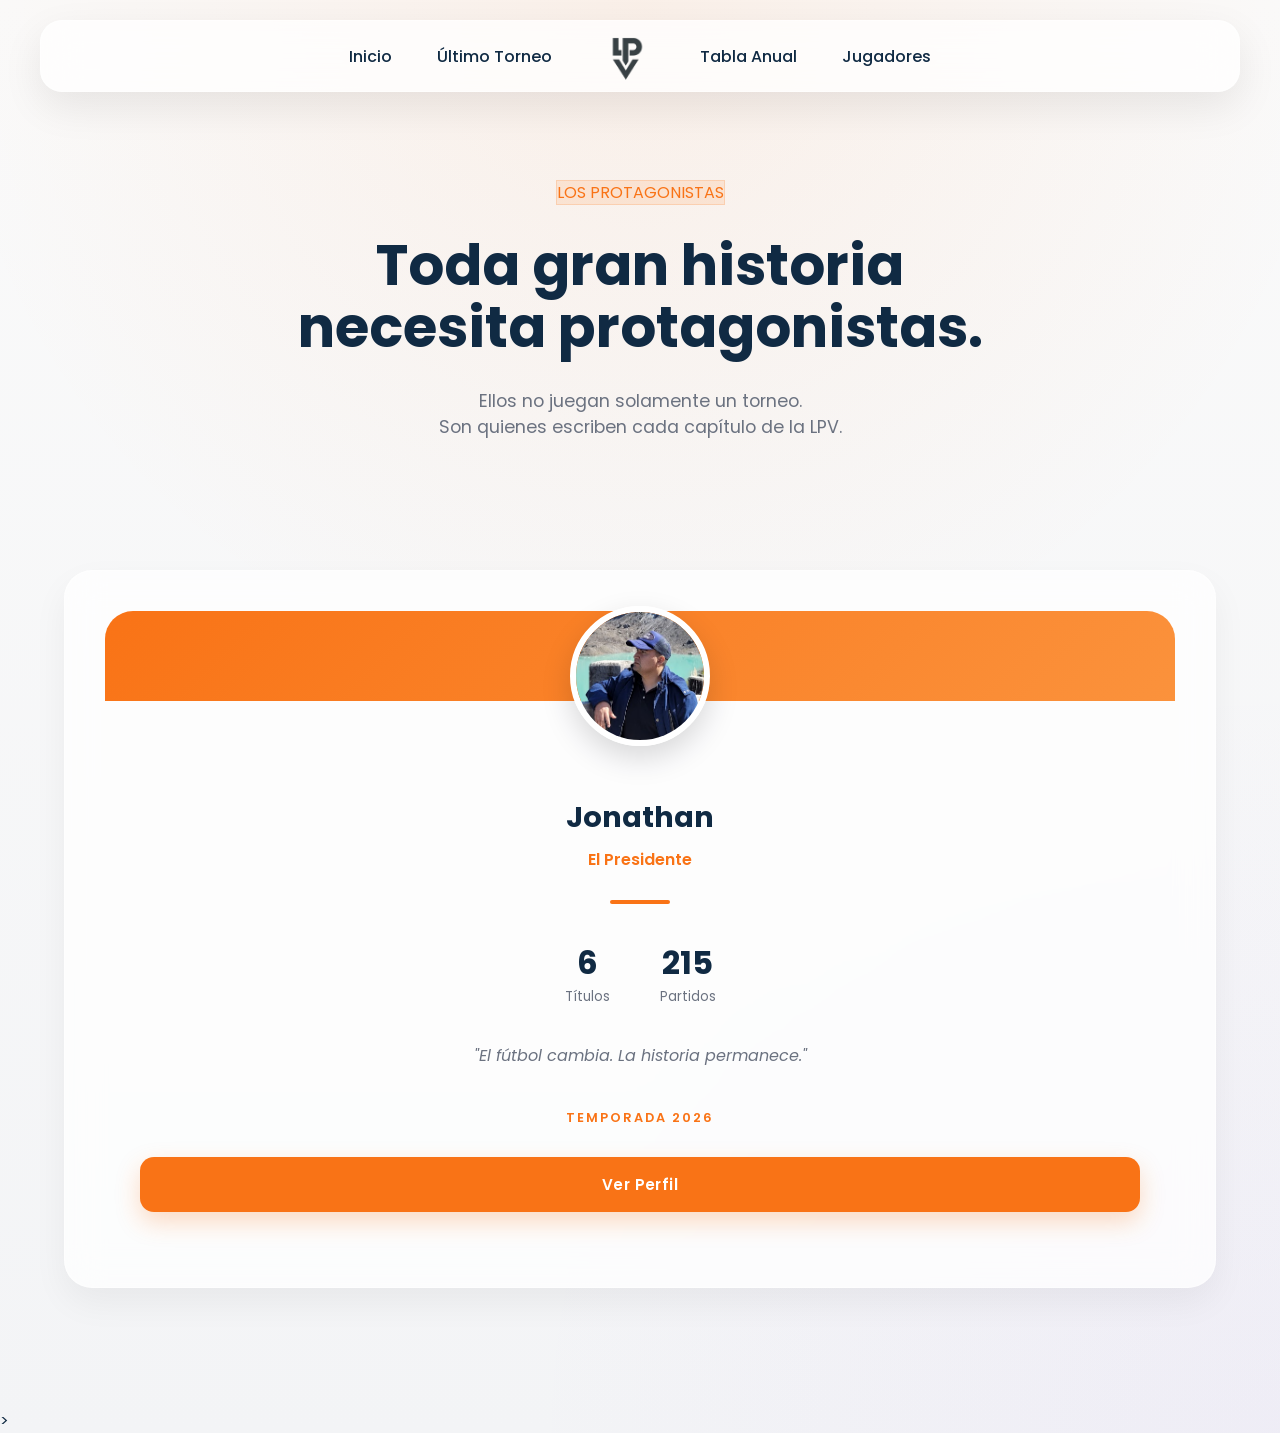
<file: front/pages/jugadores.html>
<!DOCTYPE html>
<html lang="en">

<head>

    <meta charset="UTF-8">

    <meta name="viewport" content="width=device-width, initial-scale=1.0">

    <title>
        LPV | Jugadores
    </title>

    <meta name="description" content="Plataforma oficial de la Liga Profesional de Vicio.">

    <!-- Google Fonts -->

    <link rel="preconnect" href="https://fonts.googleapis.com">

    <link rel="preconnect" href="https://fonts.gstatic.com" crossorigin>

    <link href="https://fonts.googleapis.com/css2?family=Poppins:wght@300;400;500;600;700&display=swap"
        rel="stylesheet">

    <link rel="stylesheet" href="../css/style.css">
    <link rel="icon" type="image/png" href="../assets/images/logo.png">


</head>

<body>
    <header>
        <nav class="navbar">
            <ul>
                <li><a href="../index.html">Inicio</a></li>
                <li><a href="ultimoTorneo.html">Último Torneo</a></li>
                <li class="logo">
                    <a href="#">
                        <img src="../assets/images/logo.png" alt="Logo LPV" class="logo-img">
                    </a>
                </li>
                <li><a href="tablaAnual.html">Tabla Anual</a></li>
                <li><a href="jugadores.html">Jugadores</a></li>
            </ul>
        </nav>
    </header>

    <!-- ======================
        HERO JUGADORES
====================== -->

    <section class="page-header">

        <span class="badge">

            LOS PROTAGONISTAS

        </span>

        <h1>

            Toda gran historia
            <br>
            necesita protagonistas.

        </h1>

        <p>

            Ellos no juegan solamente un torneo.
            <br>
            Son quienes escriben cada capítulo de la LPV.

        </p>

    </section>

    <!-- ======================
        GRID JUGADORES
====================== -->

    <section class="players">

        <div class="container">

            <div class="players-grid">

                <!-- TARJETA -->

                <article class="player-card">

    <div class="player-banner">

        <div class="player-image">

            <img src="../assets/images/players/jonathan.png" alt="Jonathan">

        </div>

    </div>

    <div class="player-content">

        <h3>Jonathan</h3>

        <span class="nickname">

            El Presidente

        </span>

        <div class="player-divider"></div>

        <div class="player-stats">

            <div>

                <strong>6</strong>

                <small>Títulos</small>

            </div>

            <div>

                <strong>215</strong>

                <small>Partidos</small>

            </div>

        </div>

        <blockquote>

            "El fútbol cambia.
            La historia permanece."

        </blockquote>

        <span class="season">

            TEMPORADA 2026

        </span>

        <a href="#" class="btn">

            Ver Perfil

        </a>

    </div>

</article>

            </div>

        </div>

    </section>

</body>

</html>>
</file>
<file: front/css/style.css>
/* ===========================
        VARIABLES
=========================== */

:root {

    --background: #F5F5F5;

    --surface: #FFFFFF;

--accent:#F97316;

--accent-hover:#EA580C;
--purple:#7C3AED;

    --text:#102A43;;

    --secondary: #6B7280;

    --border: #E5E7EB;

}

/* ===========================
        RESET
=========================== */

* {

    margin: 0;

    padding: 0;

    box-sizing: border-box;

}

header {

    position: fixed;

    top: 20px;

    left: 0;

    width: 100%;

    display: flex;

    justify-content: center;

    z-index: 1000;

}

body {

    font-family: "Poppins", sans-serif;

    color: var(--text);

    background:
        radial-gradient(circle at top,
            rgba(249, 115, 22, .08),
            transparent 45%),

        radial-gradient(circle at bottom right,
            rgba(124, 58, 237, .04),
            transparent 40%),

        linear-gradient(
            180deg,
            #FAFAFA 0%,
            #F3F4F6 100%);

}

/*==========================
    BACKGROUND LOGO
==========================*/

.background-logo{

    position:fixed;

    inset:0;

    display:flex;

    justify-content:center;

    align-items:center;

    pointer-events:none;

    z-index:-1;

    overflow:hidden;

}

.background-logo img{

    width:900px;

    opacity:.050;

    transform:rotate(-12deg);

    filter:grayscale(100%);

}
a {

    text-decoration: none;

    color: inherit;

}

ul {

    list-style: none;

}

/* ===========================
        NAVBAR
=========================== */

.navbar {

    width: min(1200px, 95%);

    height: 72px;

    margin: 0 auto;

    display: flex;

    justify-content: center;

    align-items: center;

    background: rgba(255, 255, 255, .75);

    backdrop-filter: blur(18px);

    border: 1px solid rgba(255, 255, 255, .4);

    border-radius: 22px;

    box-shadow: 0 15px 40px rgba(0, 0, 0, .08);

}

.navbar ul {

    display: flex;

    justify-content: center;

    align-items: center;

    gap: 45px;

}

.logo-img {
    height: 58px;
    /* Ajustá este valor (en píxeles) para que se alinee bien con el texto de los otros botones */
    width: auto;
    /* Mantiene la proporción original para que no se deforme */
    display: block;
    /* Evita espacios extra extraños debajo de la imagen */
}

.navbar a {

    font-weight: 500;

    transition: .3s;

}

.navbar a:hover {

    color: var(--accent);

}

/* ===========================
            HERO
=========================== */

.hero {

    min-height: calc(100vh - 90px);

    display: flex;

    flex-direction: column;

    justify-content: center;

    align-items: center;

    text-align: center;
    position: relative;

    overflow: hidden;

}

.hero-bg{

    position:absolute;

    inset:0;

    display:flex;

    justify-content:center;

    align-items:center;

    pointer-events:none;

}

.hero-bg img{

    width:700px;

    opacity:.035;

    transform:rotate(-8deg);

}

.badge{

    background:rgba(249,115,22,.12);

    color:var(--accent);

    border:1px solid rgba(249,115,22,.18);

}

.hero h1 {

    font-size: 4rem;

    line-height: 1.1;

}

.hero p {

    margin-top: 25px;

    color: var(--secondary);

    font-size: 1.2rem;

}

.btn{

    display:inline-flex;

    align-items:center;

    justify-content:center;

    gap:10px;

    padding:16px 34px;

    background:var(--accent);

    color:#fff;

    border:none;

    border-radius:14px;

    font-weight:600;

    font-size:.95rem;

    letter-spacing:.4px;

    cursor:pointer;

    transition:
        transform .25s,
        background .25s,
        box-shadow .25s;

    box-shadow:
        0 10px 25px rgba(249,115,22,.25);

}

.btn:hover{

    background:var(--accent-hover);

    transform:translateY(-4px);

    box-shadow:
        0 18px 35px rgba(249,115,22,.35);

}
.hero .btn {

    margin-top: 45px;

}

.hero>*{

    animation:fadeUp .8s ease forwards;

}

/*==========================
    CONTAINER
==========================*/

.container {

    width: min(1200px, 90%);

    margin: auto;

}

.scroll-down{

    display:flex;
    justify-content:center;
    align-items:center;

    width:100%;

    margin-top:70px;

    font-size:2rem;

    color:var(--secondary);

    animation:bounce 2s infinite;

}

/*==========================
    FEATURED TOURNAMENT
==========================*/

.featured-tournament {

    padding: 120px 0;

}

.section-title {

    text-align: center;

    margin-bottom: 70px;

}

.section-title span {

    color: var(--accent);

    font-weight: 600;

    letter-spacing: 2px;

    font-size: .9rem;

}

.section-title h2 {

    margin-top: 12px;

    font-size: 2.8rem;

}

.featured-content {

    display: grid;

    grid-template-columns: 420px 1fr;

    gap: 70px;

    align-items: center;

}

.poster{

    perspective:1200px;

}

.poster img {

    width: 100%;

    border-radius: 24px;

    box-shadow:
        0 25px 50px rgba(0, 0, 0, .12);

    transition: .35s;

}

.poster img:hover{

    transform:
        translateY(-12px)
        rotate(-2deg)
        scale(1.02);

}

.release {

    color: var(--accent);

    font-weight: 600;

    margin-bottom: 18px;

}

.featured-info h3 {

    font-size: 3rem;

    line-height: 1.1;

    margin-bottom: 30px;

}

.synopsis {

    color: var(--secondary);

    line-height: 1.9;

    max-width: 600px;

    margin-bottom: 40px;

}

.chapter-data {

    display: flex;

    gap: 50px;

    margin: 40px 0;

}

.chapter-data div {

    display: flex;

    flex-direction: column;

}

.chapter-data small {

    color: var(--secondary);

    font-size: .85rem;

    margin-bottom: 6px;

}

.chapter-data strong {

    font-size: 1.3rem;

    font-weight: 600;

}

@keyframes fadeUp{

    from{

        opacity:0;

        transform:translateY(25px);

    }

    to{

        opacity:1;

        transform:translateY(0);

    }

}

@keyframes bounce{

    0%,100%{

        transform:translateY(0);

    }

    50%{

        transform:translateY(10px);

    }

}


/*==========================
        PAGE HEADER
==========================*/

.page-header{

    padding:180px 0 90px;

    text-align:center;

}

.page-header h1{

    font-size:3.5rem;

    margin:30px 0;

    line-height:1.1;

}

.page-header p{

    color:var(--secondary);

    font-size:1.1rem;

}

/*==========================
        PLAYERS
==========================*/

.players{

    padding:40px 0 120px;

}

.players-grid{

    display:grid;

    grid-template-columns:repeat(auto-fit,minmax(300px,1fr));

    gap:40px;

}

.player-card{

    background:rgba(255,255,255,.75);

    backdrop-filter:blur(18px);

    border:1px solid rgba(255,255,255,.4);

    border-radius:28px;

    padding:40px;

    text-align:center;

    transition:.35s;

    box-shadow:0 15px 35px rgba(0,0,0,.05);

}

.player-card:hover{

    transform:translateY(-10px);

    border-color:var(--accent);

    box-shadow:0 25px 50px rgba(249,115,22,.18);

}

.player-image{

    width:140px;

    height:140px;

    margin:auto;

    border-radius:50%;

    overflow:hidden;

    margin-bottom:25px;

    border:4px solid rgba(249,115,22,.15);

}

.player-image img{

    width:100%;

    height:100%;

    object-fit:cover;

    transition:.4s;

}

.player-card:hover .player-image img{

    transform:scale(1.08);

}

.player-card h3{

    font-size:1.8rem;

}

.nickname{

    display:block;

    margin-top:8px;

    color:var(--accent);

    font-weight:600;

}

.player-stats{

    display:flex;

    justify-content:center;

    gap:50px;

    margin:35px 0;

}

.player-stats div{

    display:flex;

    flex-direction:column;

}

.player-stats strong{

    font-size:2rem;

}

.player-stats small{

    color:var(--secondary);

}

.player-card .btn{

    width:100%;

}

/*==========================
    PLAYER CARD V2
==========================*/

.player-card{

    overflow:hidden;

}

.player-banner{

    height:90px;

    background:linear-gradient(
        135deg,
        var(--accent),
        #fb923c);

    position:relative;

    border-radius:28px 28px 0 0;

    transition:.35s;

}

.player-card:hover .player-banner{

    background:linear-gradient(
        135deg,
        var(--accent-hover),
        var(--accent));

}

.player-content{

    padding:95px 35px 35px;

}

.player-image{

    width:140px;

    height:140px;

    position:absolute;

    left:50%;

    bottom:-70px;

    transform:translateX(-50%);

    border-radius:50%;

    overflow:hidden;

    border:6px solid #fff;

    box-shadow:0 12px 30px rgba(0,0,0,.15);

}

.player-image img{

    width:100%;

    height:100%;

    object-fit:cover;

    filter:grayscale(15%) contrast(1.05);

    transition:.4s;

}

.player-card:hover .player-image img{

    transform:scale(1.08);

    filter:none;

}

.player-divider{

    width:60px;

    height:4px;

    background:var(--accent);

    margin:28px auto;

    border-radius:30px;

}

blockquote{

    margin:35px 0;

    color:var(--secondary);

    font-style:italic;

    line-height:1.7;

}

.season{

    display:inline-block;

    margin-bottom:30px;

    color:var(--accent);

    letter-spacing:2px;

    font-size:.8rem;

    font-weight:600;

}
</file>
